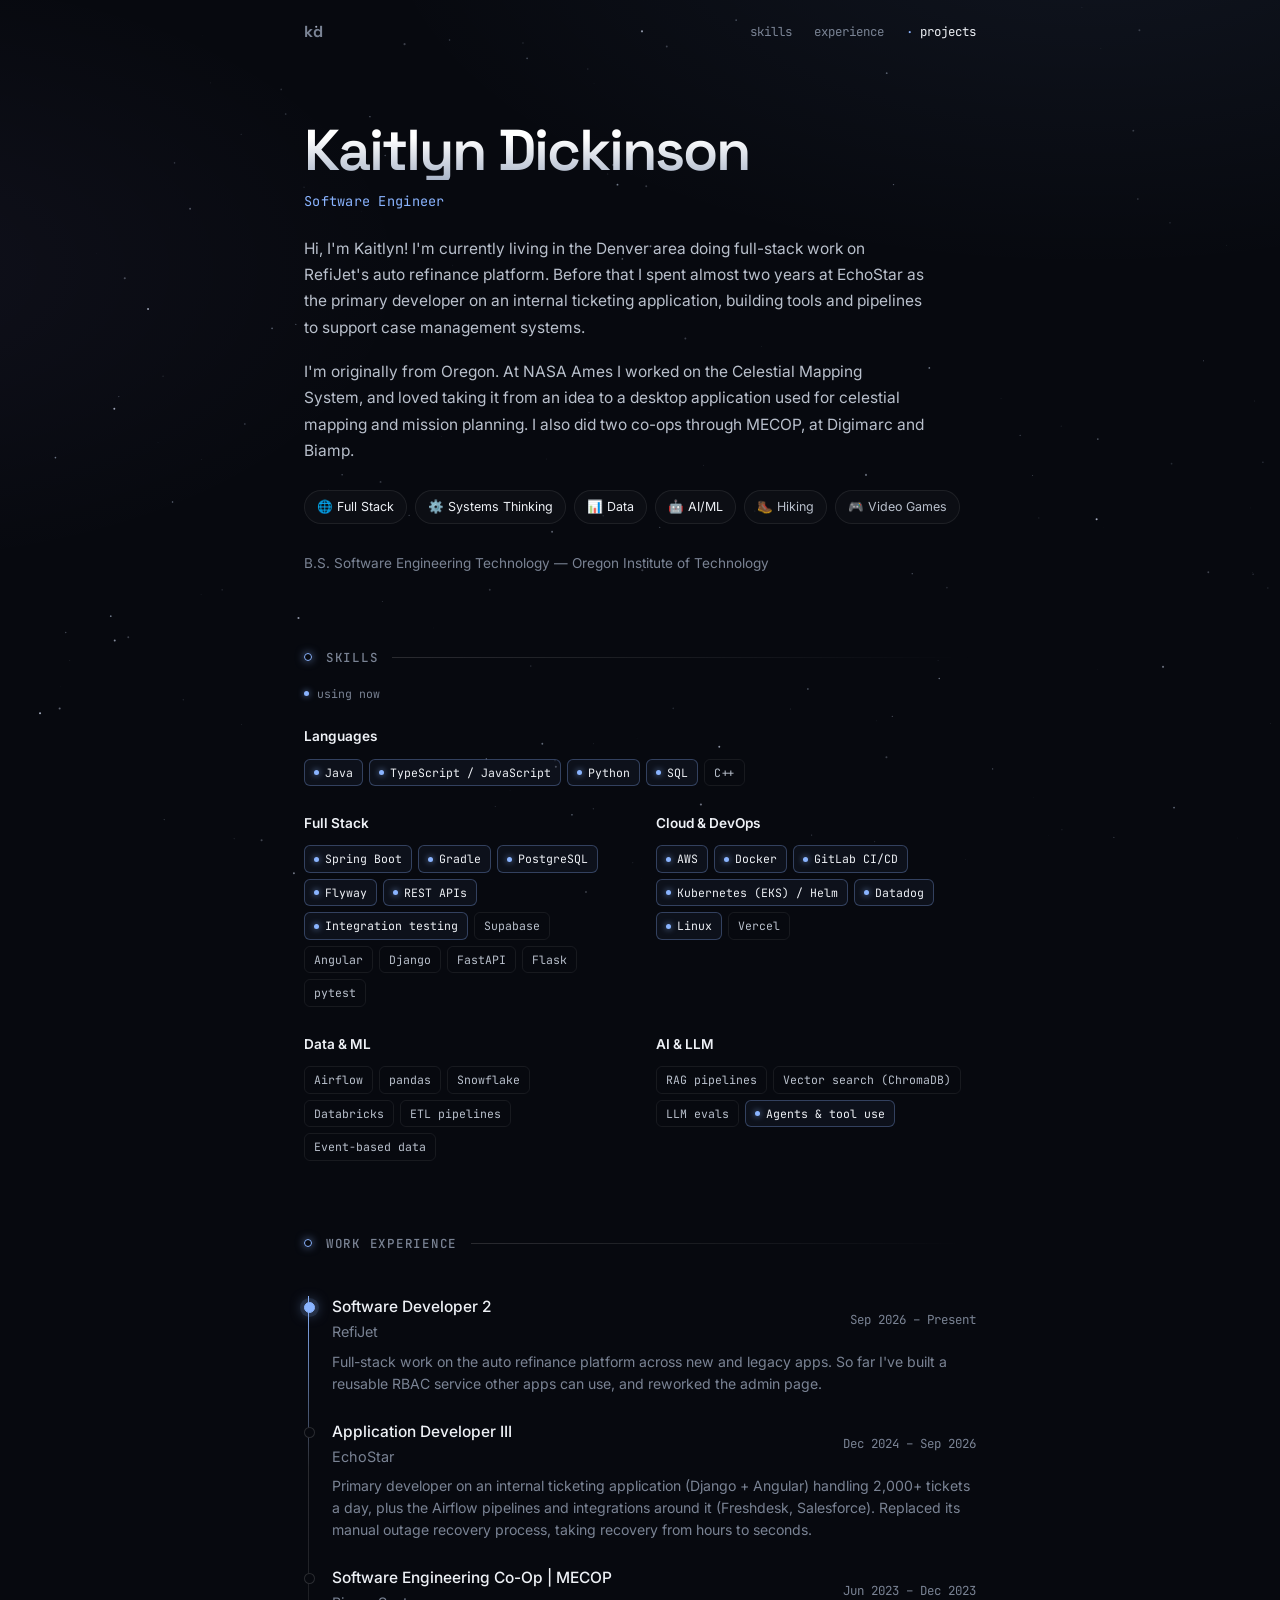
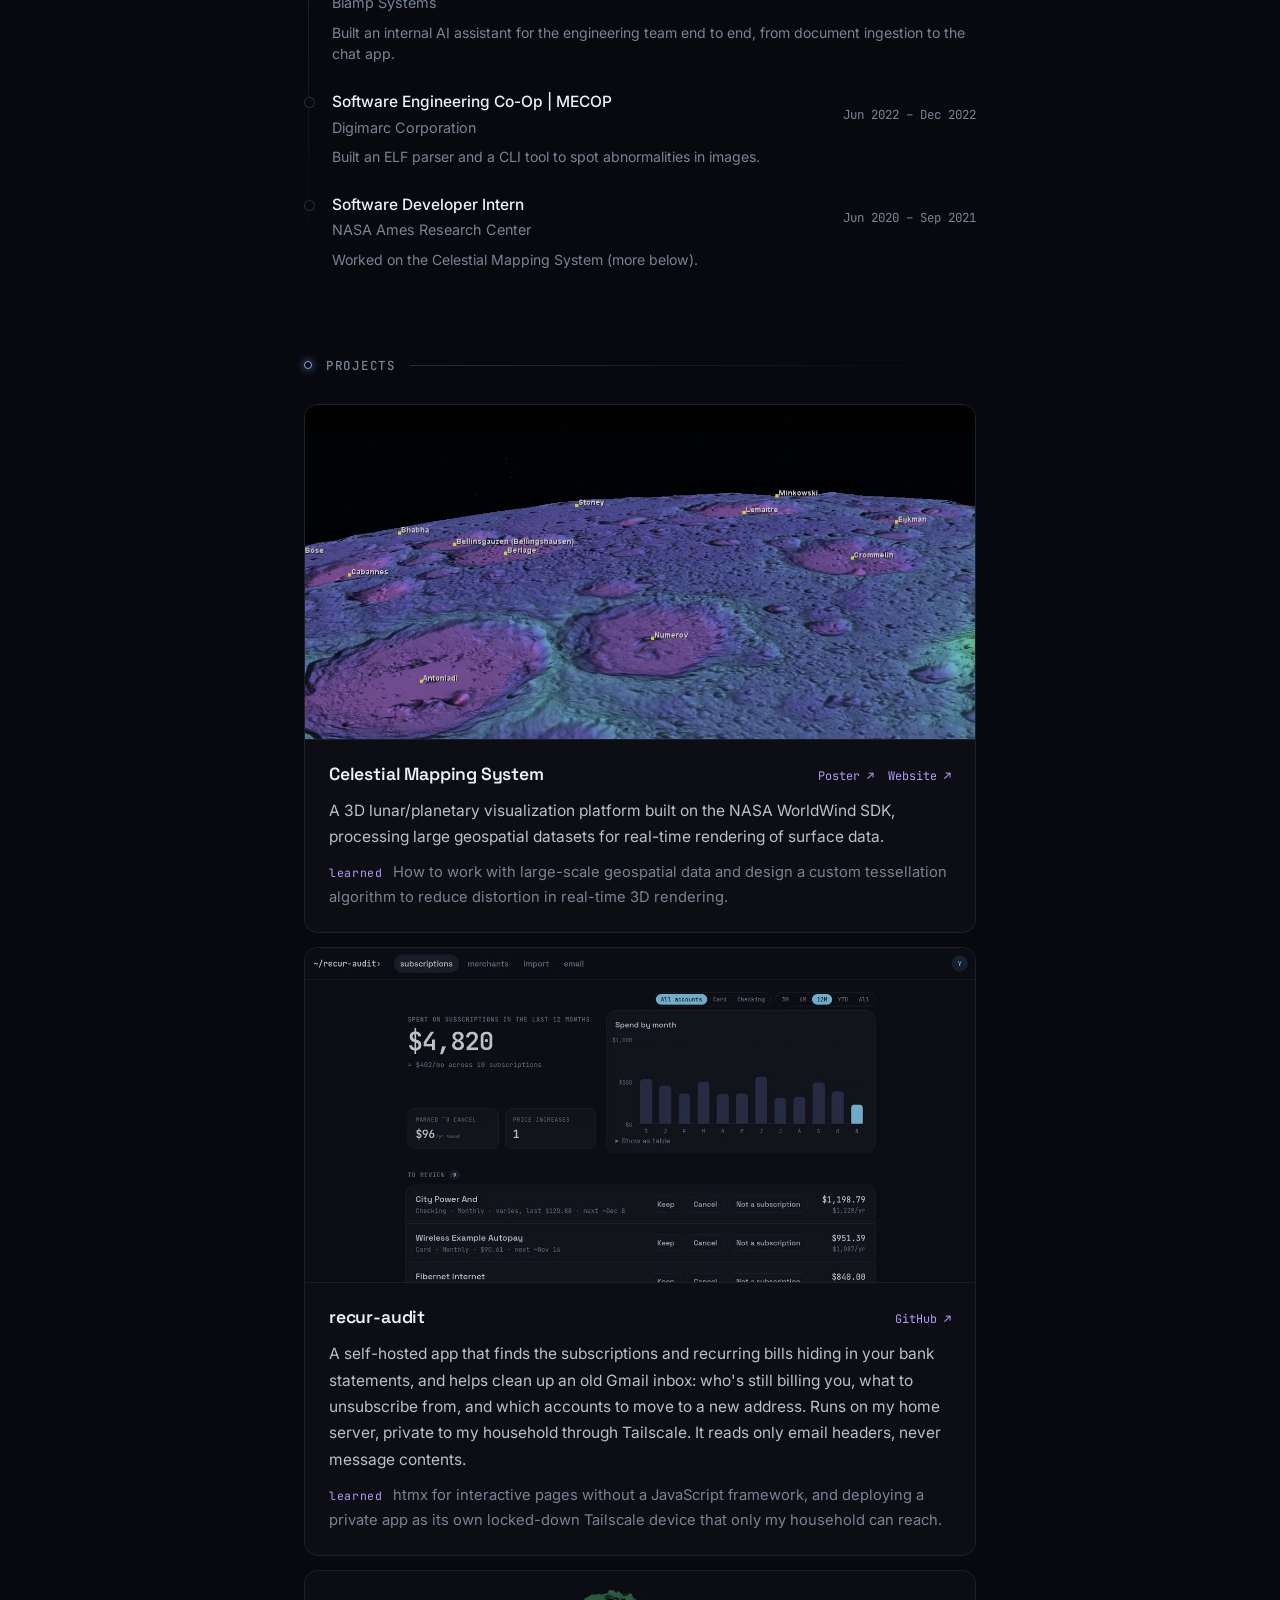
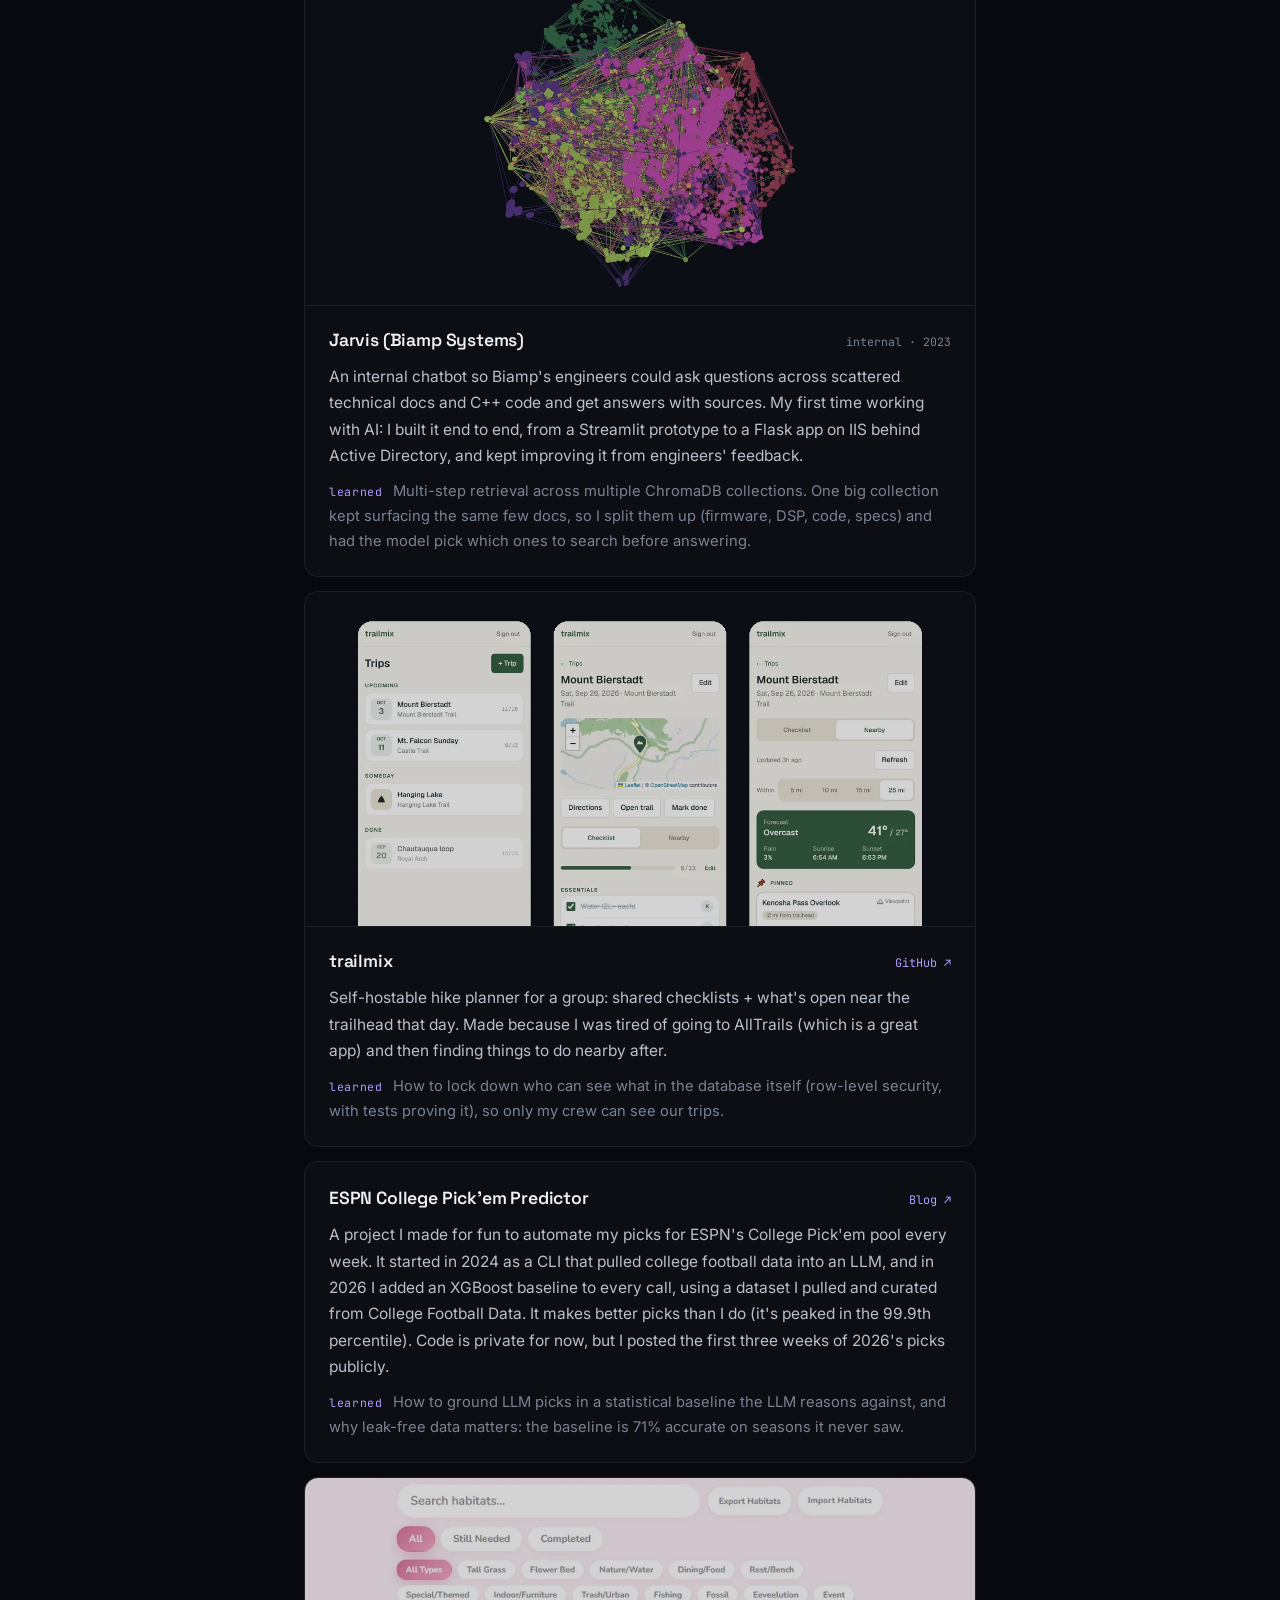
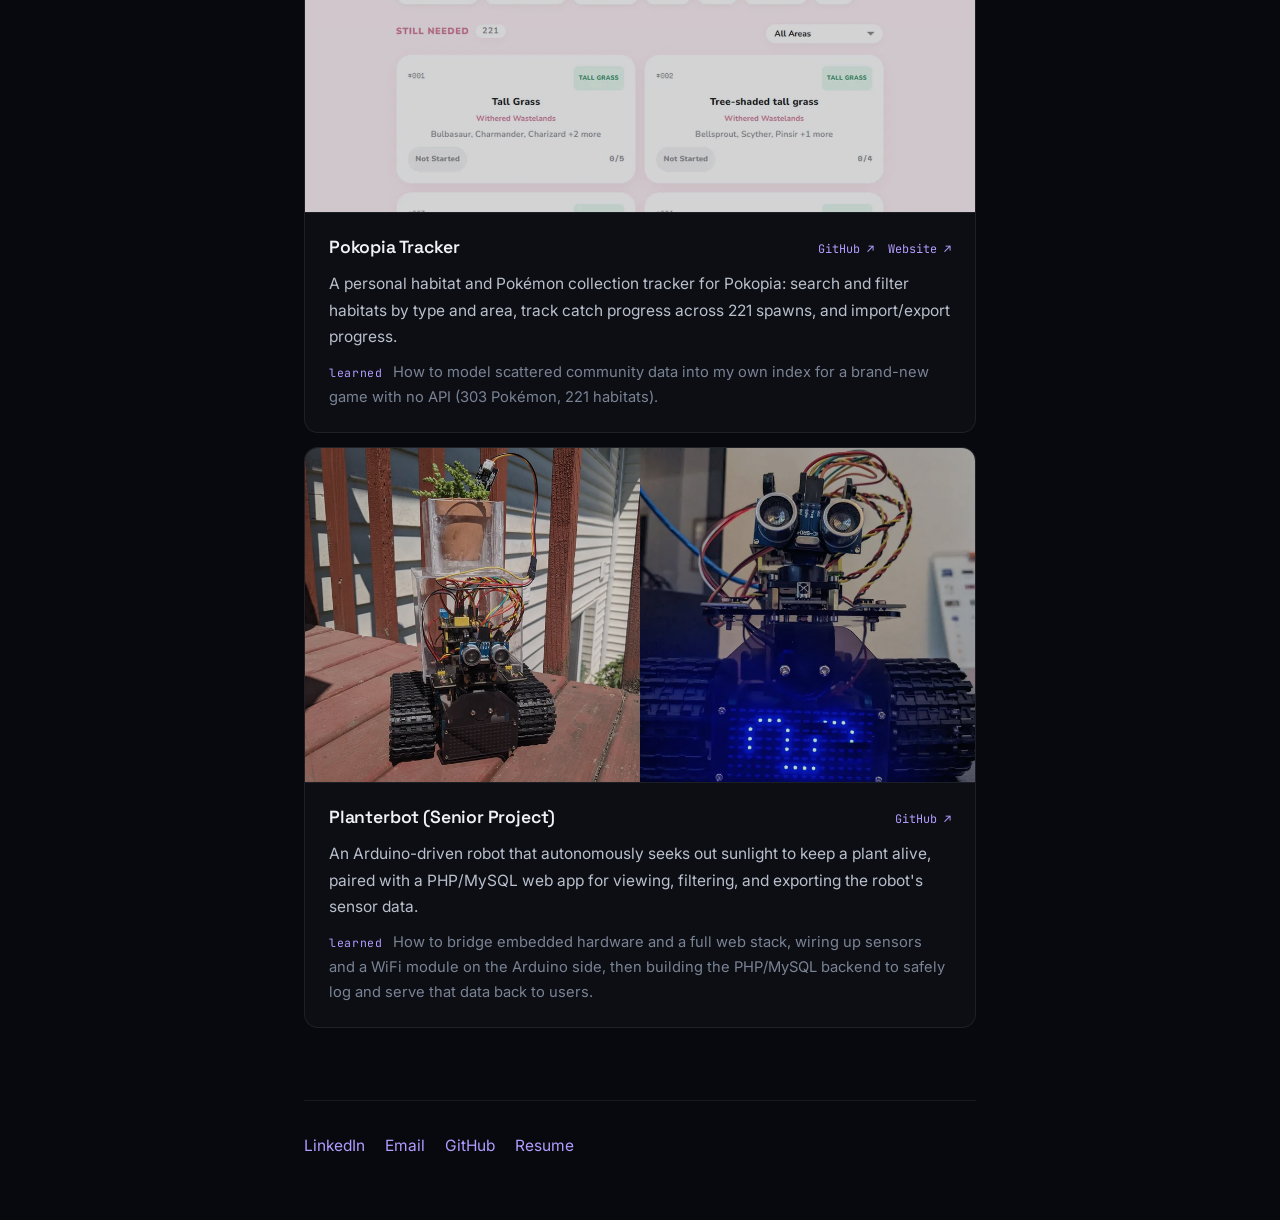
<file: index.html>
<!DOCTYPE html>
<html lang="en">

<head>
  <meta charset="UTF-8">
  <meta name="viewport" content="width=device-width, initial-scale=1.0">
  <title>Kaitlyn Dickinson</title>
  <link rel="icon"
    href="data:image/svg+xml,<svg xmlns=%22http://www.w3.org/2000/svg%22 viewBox=%220 0 100 100%22><text y=%22.9em%22 font-size=%2290%22>🌙</text></svg>">
  <meta name="description" content="Kaitlyn Dickinson — Full-stack software engineer in Denver.">
  <meta property="og:type" content="website">
  <meta property="og:url" content="https://kaitlyndickinson.github.io/">
  <meta property="og:title" content="Kaitlyn Dickinson">
  <meta property="og:description" content="Full-stack software engineer in Denver.">
  <meta property="og:image" content="https://kaitlyndickinson.github.io/img/og.jpg">
  <meta property="og:image:width" content="1200">
  <meta property="og:image:height" content="630">
  <meta name="twitter:card" content="summary_large_image">
  <link rel="preconnect" href="https://fonts.googleapis.com">
  <link rel="preconnect" href="https://fonts.gstatic.com" crossorigin>
  <link
    href="https://fonts.googleapis.com/css2?family=Inter:wght@400;500;600&family=JetBrains+Mono:wght@400;500&family=Space+Grotesk:wght@500;600;700&display=swap"
    rel="stylesheet">
  <link rel="stylesheet" href="styles.css?v=5">
  <script>document.documentElement.classList.add("js");</script>
</head>

<body>

  <canvas id="stars" aria-hidden="true"></canvas>
  <div class="scroll-progress" aria-hidden="true"></div>

  <nav class="site-nav">
    <a href="#top" class="nav-mark">kd</a>
    <div class="nav-links">
      <a href="#skills">skills</a>
      <a href="#experience">experience</a>
      <a href="#projects">projects</a>
    </div>
  </nav>

  <main id="top">

    <header class="hero">
      <div class="hero-top">
        <h1>Kaitlyn Dickinson</h1>
      </div>
      <p class="tagline role-line">Software Engineer</p>
      <p class="tagline">Hi, I'm Kaitlyn! I'm currently living in the Denver area doing full-stack work on RefiJet's
        auto refinance platform.
        Before that I spent almost two years at EchoStar as the primary developer on an internal ticketing application,
        building tools and pipelines to support case management systems.</p>
      <p class="tagline">I'm originally from Oregon. At NASA Ames I worked on the Celestial Mapping System, and loved
        taking it from an idea to a desktop application used for celestial mapping and mission planning. I also did two
        co-ops through MECOP, at Digimarc and Biamp.</p>
      <div class="bubbles">
        <span class="bubble bubble-domain">🌐 Full Stack</span>
        <span class="bubble bubble-domain">⚙️ Systems Thinking</span>
        <span class="bubble bubble-domain">📊 Data</span>
        <span class="bubble bubble-domain">🤖 AI/ML</span>
        <span class="bubble">🥾 Hiking</span>
        <span class="bubble">🎮 Video Games</span>
      </div>
      <p class="education">B.S. Software Engineering Technology — Oregon Institute of Technology</p>
    </header>

    <section id="skills" class="reveal">
      <h2><span class="label">skills</span></h2>
      <p class="skill-legend"><span class="legend-dot"></span>using now</p>
      <div class="skill-grid">
        <div class="skill-group skill-group--wide">
          <span class="skill-title">Languages</span>
          <div class="chips"><span class="now">Java</span><span class="now">TypeScript / JavaScript</span><span
              class="now">Python</span><span class="now">SQL</span><span>C++</span></div>
        </div>
        <div class="skill-group">
          <span class="skill-title">Full Stack</span>
          <div class="chips"><span class="now">Spring Boot</span><span class="now">Gradle</span><span
              class="now">PostgreSQL</span><span class="now">Flyway</span><span class="now">REST APIs</span><span
              class="now">Integration
              testing</span><span>Supabase</span><span>Angular</span><span>Django</span><span>FastAPI</span><span>Flask</span><span>pytest</span>
          </div>
        </div>
        <div class="skill-group">
          <span class="skill-title">Cloud & DevOps</span>
          <div class="chips"><span class="now">AWS</span><span class="now">Docker</span><span class="now">GitLab
              CI/CD</span><span class="now">Kubernetes (EKS) / Helm</span><span class="now">Datadog</span><span
              class="now">Linux</span><span>Vercel</span></div>
        </div>
        <div class="skill-group">
          <span class="skill-title">Data & ML</span>
          <div class="chips">
            <span>Airflow</span><span>pandas</span><span>Snowflake</span><span>Databricks</span><span>ETL
              pipelines</span><span>Event-based data</span>
          </div>
        </div>
        <div class="skill-group">
          <span class="skill-title">AI & LLM</span>
          <div class="chips"><span>RAG pipelines</span><span>Vector search (ChromaDB)</span><span>LLM
              evals</span><span class="now">Agents & tool use</span></div>
        </div>
      </div>
    </section>

    <section id="experience" class="reveal">
      <h2><span class="label">work experience</span></h2>
      <ul class="experience-list timeline">
        <li class="current">
          <span class="role">Software Developer 2</span>
          <span class="company">RefiJet</span>
          <span class="dates">Sep 2026 – Present</span>
          <p class="note">Full-stack work on the auto refinance platform across new and legacy apps. So far I've built a
            reusable RBAC service other apps can use, and reworked the admin page.</p>
        </li>
        <li>
          <span class="role">Application Developer III</span>
          <span class="company">EchoStar</span>
          <span class="dates">Dec 2024 – Sep 2026</span>
          <p class="note">Primary developer on an internal ticketing application (Django + Angular) handling 2,000+
            tickets a day, plus the Airflow pipelines and integrations around it (Freshdesk, Salesforce). Replaced its
            manual outage recovery process, taking recovery from hours to seconds.</p>
        </li>
        <li>
          <span class="role">Software Engineering Co-Op | MECOP</span>
          <span class="company">Biamp Systems</span>
          <span class="dates">Jun 2023 – Dec 2023</span>
          <p class="note">Built an internal AI assistant for the engineering team end to end, from document ingestion to
            the
            chat app.</p>
        </li>
        <li>
          <span class="role">Software Engineering Co-Op | MECOP</span>
          <span class="company">Digimarc Corporation</span>
          <span class="dates">Jun 2022 – Dec 2022</span>
          <p class="note">Built an ELF parser and a CLI tool to spot abnormalities in images.</p>
        </li>
        <li>
          <span class="role">Software Developer Intern</span>
          <span class="company">NASA Ames Research Center</span>
          <span class="dates">Jun 2020 – Sep 2021</span>
          <p class="note">Worked on the Celestial Mapping System (more below).</p>
        </li>
      </ul>
    </section>

    <section id="projects">
      <h2 class="reveal"><span class="label">projects</span></h2>

      <div class="project-list">
        <article class="project card reveal">
          <a class="project-shot" href="https://celestialmappingsystem.arc.nasa.gov/" target="_blank" rel="noopener"
            tabindex="-1" aria-hidden="true">
            <img src="img/projects/cms.webp" alt="" width="1262" height="631" loading="lazy">
          </a>
          <div class="project-head">
            <h3>Celestial Mapping System</h3>
            <div class="project-links">
              <a href="https://spacegrant.oregonstate.edu/sites/spacegrant.oregonstate.edu/files/c9-celestial-mapping-system.pdf"
                target="_blank" rel="noopener" class="project-link">Poster ↗</a>
              <a href="https://celestialmappingsystem.arc.nasa.gov/" target="_blank" rel="noopener"
                class="project-link">Website ↗</a>
            </div>
          </div>
          <p class="project-desc">A 3D lunar/planetary visualization platform built on the NASA WorldWind SDK,
            processing
            large geospatial datasets for real-time rendering of surface data.</p>
          <p class="learning"><span class="label">learned</span> How to work with large-scale geospatial data and design
            a
            custom tessellation algorithm to reduce distortion in real-time 3D rendering.</p>
        </article>

        <article class="project card reveal">
          <a class="project-shot" href="https://github.com/kaitlyndickinson/recur-audit" target="_blank" rel="noopener"
            tabindex="-1" aria-hidden="true">
            <img src="img/projects/recur-audit.webp" alt="" width="1280" height="640" loading="lazy">
          </a>
          <div class="project-head">
            <h3>recur-audit</h3>
            <div class="project-links">
              <a href="https://github.com/kaitlyndickinson/recur-audit" target="_blank" rel="noopener"
                class="project-link">GitHub ↗</a>
            </div>
          </div>
          <p class="project-desc">A self-hosted app that finds the subscriptions and recurring bills hiding in your bank
            statements, and helps clean up an old Gmail inbox: who's still billing you, what to unsubscribe from, and
            which accounts to move to a new address. Runs on my home server, private to my household through Tailscale.
            It reads only email headers, never message contents.</p>
          <p class="learning"><span class="label">learned</span> htmx for interactive pages without a JavaScript
            framework, and deploying a private app as its own locked-down Tailscale device that only my household can
            reach.</p>
        </article>

        <article class="project card reveal">
          <div class="project-shot" aria-hidden="true">
            <img src="img/projects/jarvis.webp" alt="" width="1280" height="640" loading="lazy">
          </div>
          <div class="project-head">
            <h3>Jarvis (Biamp Systems)</h3>
            <div class="project-links">
              <span class="project-tag">internal · 2023</span>
            </div>
          </div>
          <p class="project-desc">An internal chatbot so Biamp's engineers could ask questions across scattered
            technical docs and C++ code and get answers with sources. My first time working with AI: I built it end to
            end, from a Streamlit prototype to a Flask app on IIS behind Active Directory, and kept improving it from
            engineers' feedback.</p>
          <p class="learning"><span class="label">learned</span> Multi-step retrieval across multiple ChromaDB
            collections. One big collection kept surfacing the same few docs, so I split them up (firmware, DSP, code,
            specs) and had the model pick which ones to search before answering.</p>
        </article>

        <article class="project card reveal">
          <a class="project-shot" href="https://github.com/kaitlyndickinson/trailmix" target="_blank" rel="noopener"
            tabindex="-1" aria-hidden="true">
            <img src="img/projects/trailmix.webp" alt="" width="1280" height="640" loading="lazy">
          </a>
          <div class="project-head">
            <h3>trailmix</h3>
            <div class="project-links">
              <a href="https://github.com/kaitlyndickinson/trailmix" target="_blank" rel="noopener"
                class="project-link">GitHub ↗</a>
            </div>
          </div>
          <p class="project-desc">Self-hostable hike planner for a group: shared checklists + what's open near the
            trailhead that day. Made because I was tired of going to AllTrails (which is a great app) and then finding
            things to do nearby after.</p>
          <p class="learning"><span class="label">learned</span> How to lock down who can see what in the database
            itself (row-level security, with tests proving it), so only my crew can see our trips.</p>
        </article>

        <article class="project card reveal">
          <div class="project-head">
            <h3>ESPN College Pick'em Predictor</h3>
            <div class="project-links">
              <a href="blog.html" class="project-link">Blog ↗</a>
            </div>
          </div>
          <p class="project-desc">A project I made for fun to automate my picks for ESPN's College Pick'em
            pool every week. It started in 2024 as a CLI that pulled college football data into an LLM, and in 2026 I
            added an XGBoost baseline to every call, using a dataset I pulled and curated from College Football
            Data. It makes better picks than I do (it's peaked in the 99.9th
            percentile). Code is private for now, but I posted the first three weeks of 2026's picks publicly.</p>
          <p class="learning"><span class="label">learned</span> How to ground LLM picks in a statistical baseline the
            LLM reasons against, and why leak-free data matters: the baseline is 71% accurate on seasons it never
            saw.</p>
        </article>

        <article class="project card reveal">
          <a class="project-shot" href="https://pokopia-tracker-tau.vercel.app/" target="_blank" rel="noopener"
            tabindex="-1" aria-hidden="true">
            <img src="img/projects/pokopia.webp" alt="" width="1280" height="640" loading="lazy">
          </a>
          <div class="project-head">
            <h3>Pokopia Tracker</h3>
            <div class="project-links">
              <a href="https://github.com/kaitlyndickinson/pokopia-tracker" target="_blank" rel="noopener"
                class="project-link">GitHub ↗</a>
              <a href="https://pokopia-tracker-tau.vercel.app/" target="_blank" rel="noopener"
                class="project-link">Website ↗</a>
            </div>
          </div>
          <p class="project-desc">A personal habitat and Pokémon collection tracker for Pokopia: search and filter
            habitats by type and area, track catch progress across 221 spawns, and import/export progress.</p>
          <p class="learning"><span class="label">learned</span> How to model scattered community data into my own
            index for a brand-new game with no API (303 Pokémon, 221 habitats).</p>
        </article>

        <article class="project card reveal">
          <a class="project-shot" href="https://github.com/kaitlyndickinson/PlanterBot" target="_blank" rel="noopener"
            tabindex="-1" aria-hidden="true">
            <img src="img/projects/planterbot.webp" alt="" width="1280" height="640" loading="lazy">
          </a>
          <div class="project-head">
            <h3>Planterbot (Senior Project)</h3>
            <div class="project-links">
              <a href="https://github.com/kaitlyndickinson/PlanterBot" target="_blank" rel="noopener"
                class="project-link">GitHub ↗</a>
            </div>
          </div>
          <p class="project-desc">An Arduino-driven robot that autonomously seeks out sunlight to keep a plant alive,
            paired with a PHP/MySQL web app for viewing, filtering, and exporting the robot's sensor data.</p>
          <p class="learning"><span class="label">learned</span> How to bridge embedded hardware and a full web stack,
            wiring up sensors and a WiFi module on the Arduino side, then building the PHP/MySQL backend to safely log
            and
            serve that data back to users.</p>
        </article>

      </div>
    </section>

    <footer class="reveal">
      <div class="links">
        <a href="https://linkedin.com/in/kaitlyndickinson" target="_blank" rel="noopener">LinkedIn</a>
        <a href="mailto:kaitlynjd.w@gmail.com" class="copy-email" data-email="kaitlynjd.w@gmail.com">Email</a>
        <a href="https://github.com/kaitlyndickinson" target="_blank" rel="noopener">GitHub</a>
        <a href="resume.pdf" target="_blank" rel="noopener">Resume</a>
      </div>
    </footer>

  </main>

  <div class="toast" role="status" aria-live="polite"></div>
  <script src="script.js?v=3"></script>

</body>

</html>
</file>
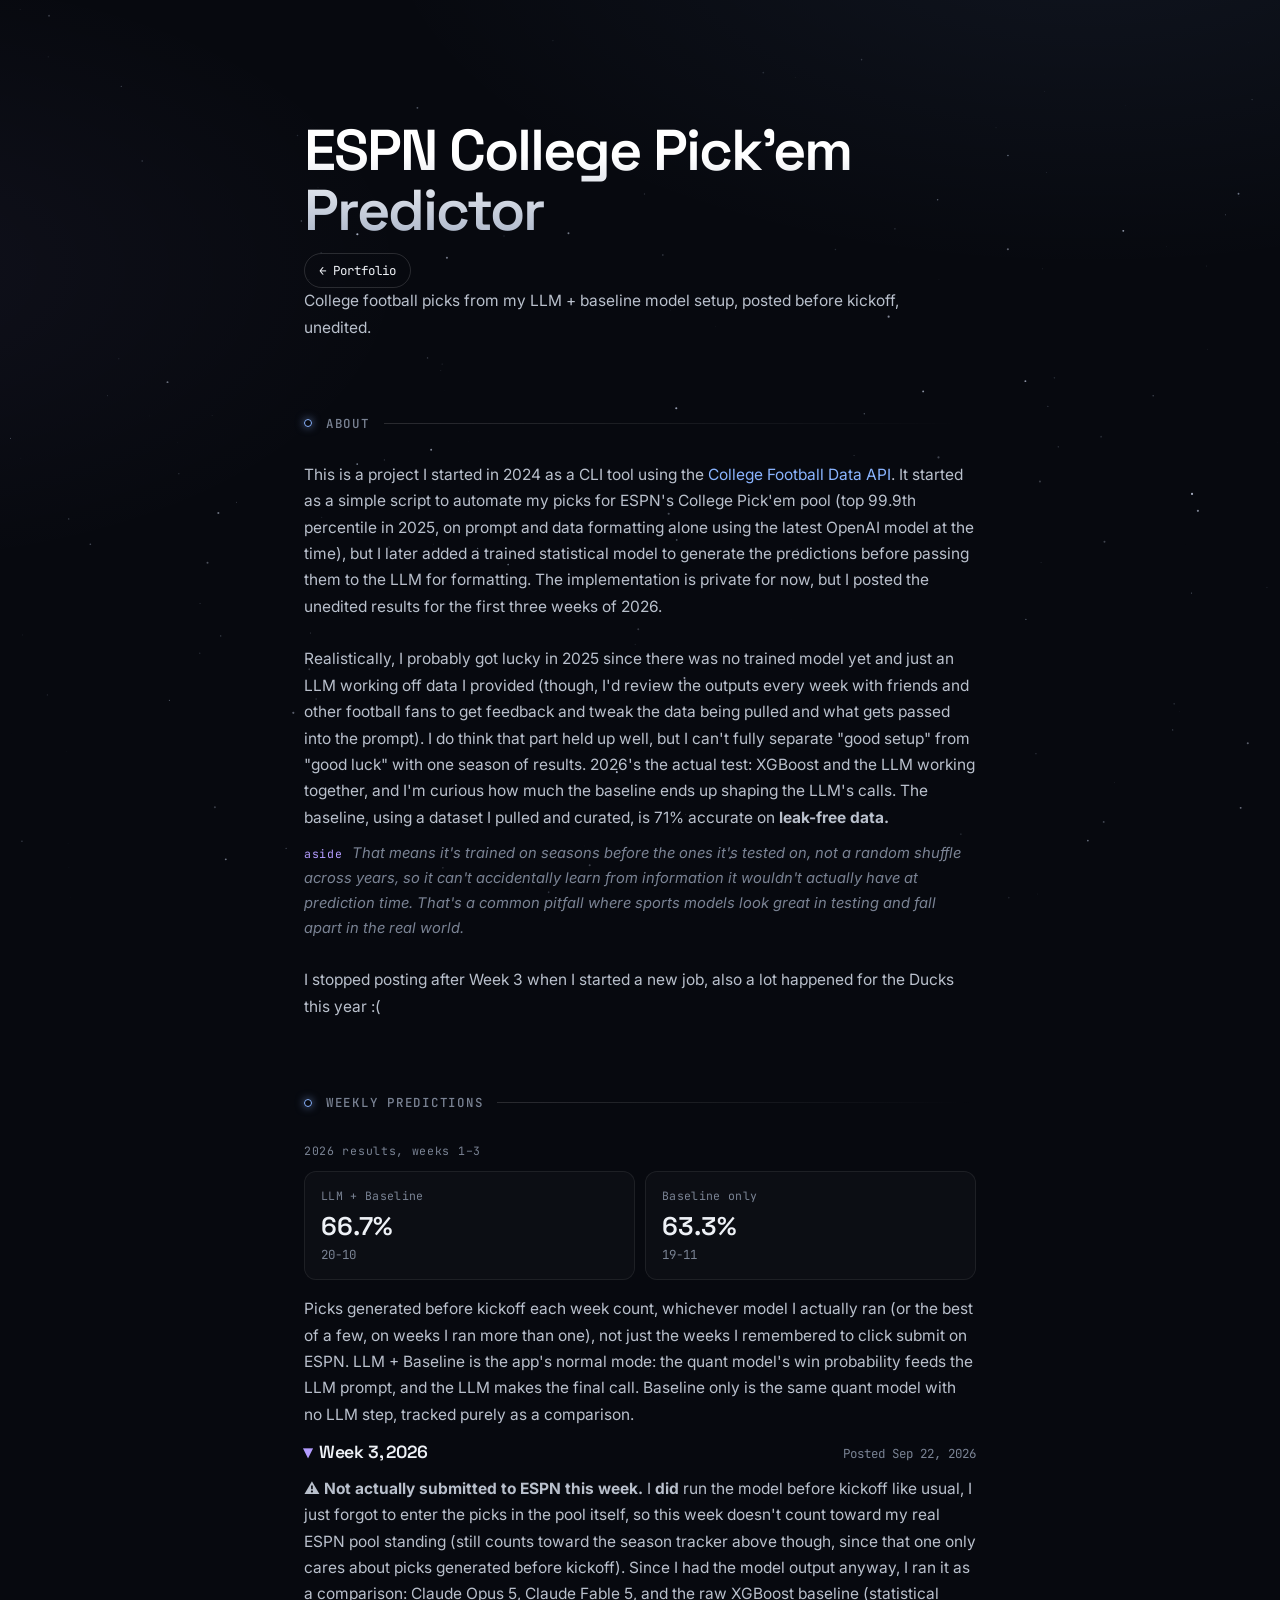
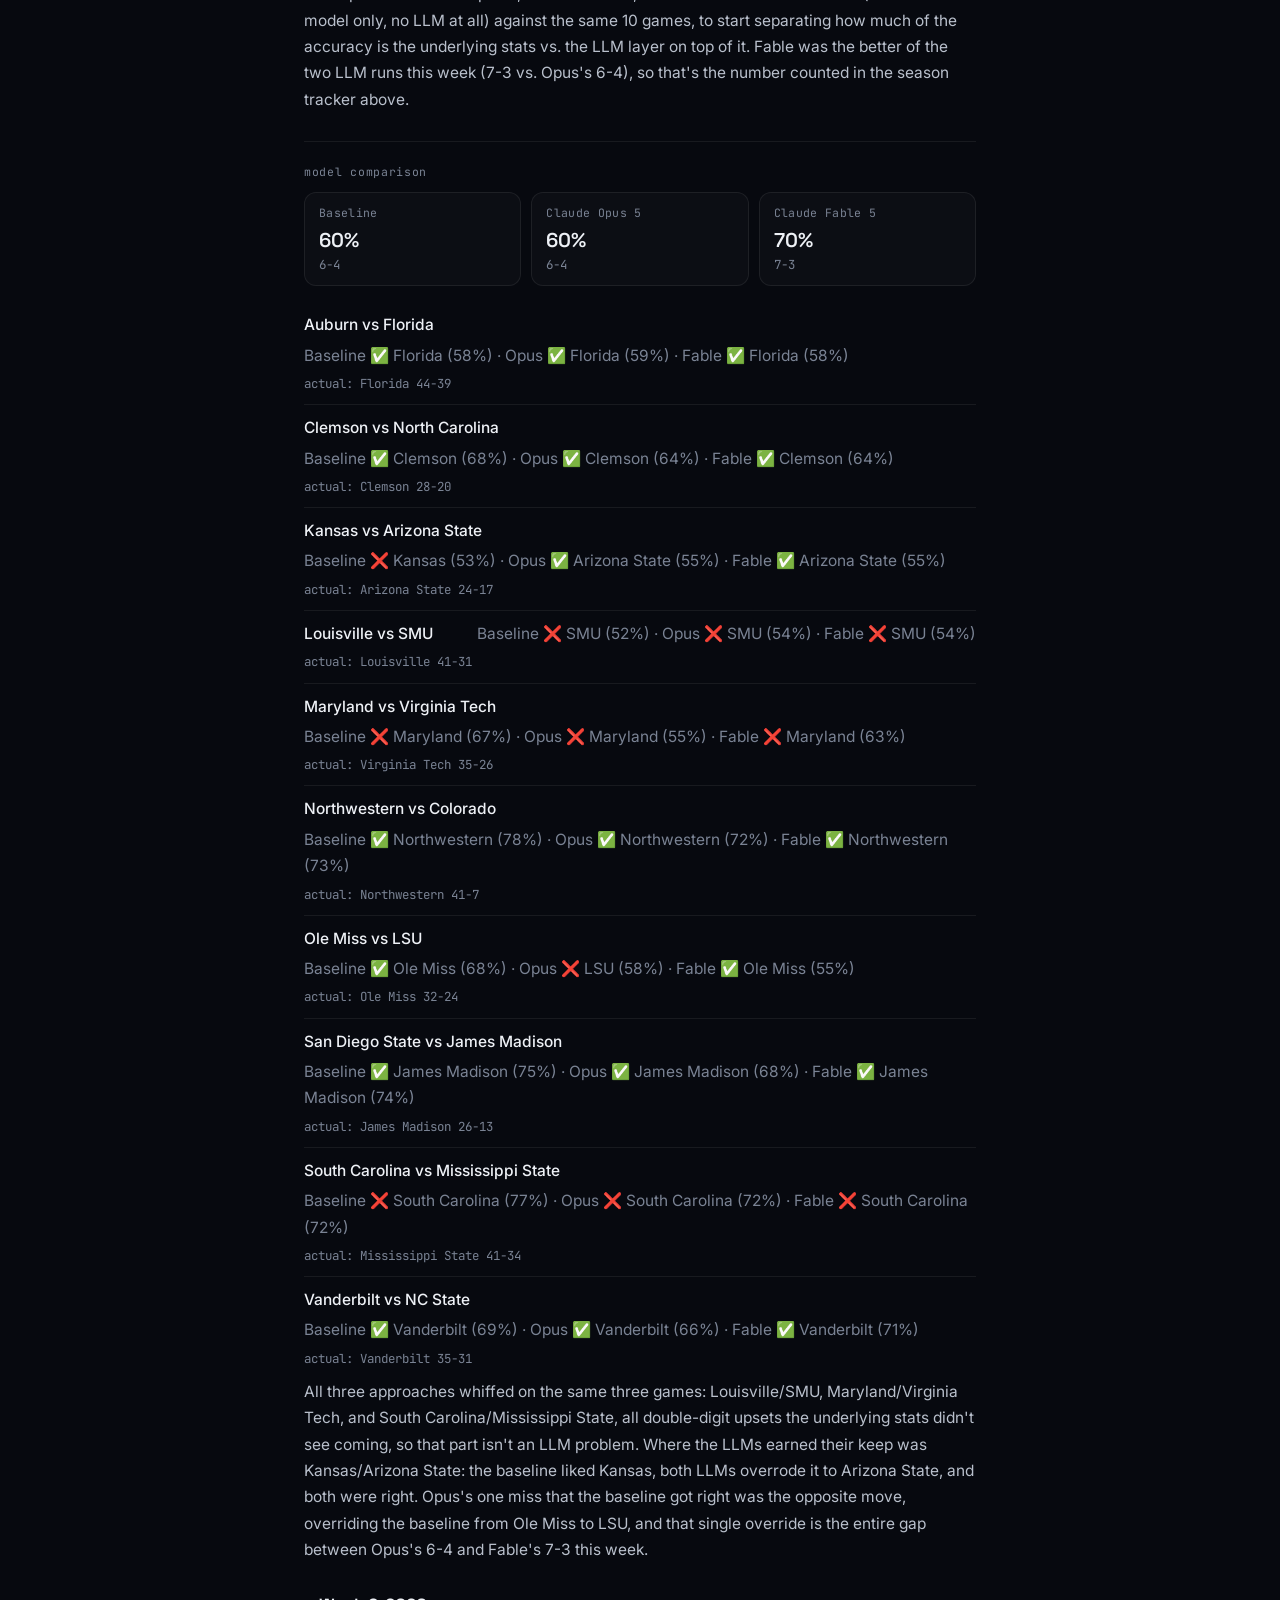
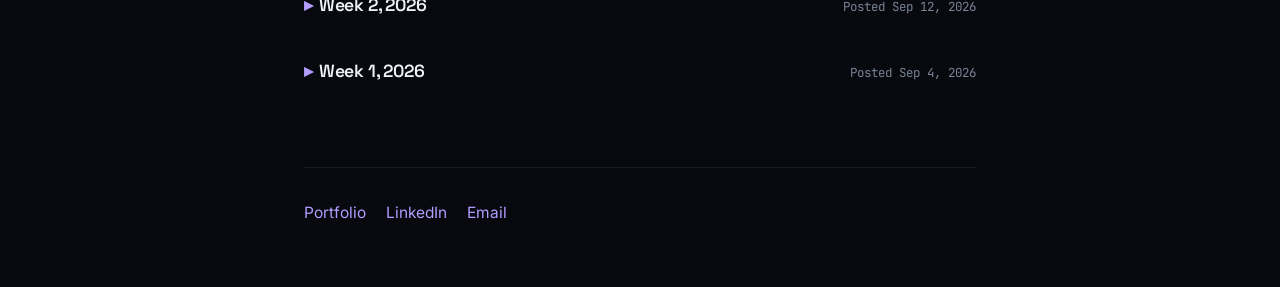
<file: blog.html>
<!DOCTYPE html>
<html lang="en">

<head>
  <meta charset="UTF-8">
  <meta name="viewport" content="width=device-width, initial-scale=1.0">
  <title>ESPN College Pick'em Predictor Blog | Kaitlyn Dickinson</title>
  <link rel="icon" href="data:image/svg+xml,<svg xmlns=%22http://www.w3.org/2000/svg%22 viewBox=%220 0 100 100%22><text y=%22.9em%22 font-size=%2290%22>🌙</text></svg>">
  <link rel="preconnect" href="https://fonts.googleapis.com">
  <link rel="preconnect" href="https://fonts.gstatic.com" crossorigin>
  <link href="https://fonts.googleapis.com/css2?family=Inter:wght@400;500;600&family=JetBrains+Mono:wght@400;500&family=Space+Grotesk:wght@500;600;700&display=swap" rel="stylesheet">
  <link rel="stylesheet" href="styles.css?v=5">
</head>

<body>

  <canvas id="stars" aria-hidden="true"></canvas>
  <div class="scroll-progress" aria-hidden="true"></div>

  <main>

    <header class="hero">
      <div class="hero-top">
        <h1>ESPN College Pick'em Predictor</h1>
        <div class="hero-actions">
          <a href="index.html" class="resume-btn">← Portfolio</a>
        </div>
      </div>
      <p class="tagline">College football picks from my LLM + baseline model setup, posted before kickoff, unedited.</p>
    </header>

        <section>
      <h2><span class="label">about</span></h2>
      <p class="project-desc">This is a project I started in 2024 as a CLI tool using the <a
          href="https://api.collegefootballdata.com/getting-started" target="_blank" rel="noopener">College Football
          Data API</a>.
        It started as a simple script to automate my picks for ESPN's College Pick'em pool (top 99.9th
        percentile in 2025, on prompt and data formatting alone using the latest OpenAI model at the time), but I
        later added a trained statistical model to generate the predictions before
        passing them to the LLM for formatting.
        The implementation is private for now, but I posted the unedited results for the first three weeks of 2026.<br><br>

        Realistically, I probably got lucky in 2025 since there was no trained model yet and just an LLM working off data I provided (though, I'd review the outputs every week with friends and other football fans to get feedback and tweak the data being pulled and what gets passed into the prompt). I do think
        that part held up well, but I can't fully separate "good setup" from "good luck" with one season of results. 2026's the actual test: XGBoost and the LLM working together, and I'm curious how much the baseline ends up shaping the LLM's calls. The baseline, using a dataset I pulled and curated, is 71% accurate on <b>leak-free data.</b></p>

      <p class="learning"><span class="label">aside</span> <em>That means it's trained on seasons before
        the ones it's tested on, not a random shuffle across years, so it can't accidentally learn from
        information it wouldn't actually have at prediction time. That's a common pitfall where sports
        models look great in testing and fall apart in the real world.</em></p><br>

      <p class="project-desc">I stopped posting after Week 3 when I started a new job, also a lot happened for the Ducks this year :(</p>
    </section>

    <section id="posts">
      <h2><span class="label">weekly predictions</span></h2>

      <p class="label subhead">2026 results, weeks 1–3</p>
      <div class="stat-row">
        <div class="stat-tile">
          <span class="stat-label">LLM + Baseline</span>
          <span class="stat-value">66.7%</span>
          <span class="stat-record">20-10</span>
        </div>
        <div class="stat-tile">
          <span class="stat-label">Baseline only</span>
          <span class="stat-value">63.3%</span>
          <span class="stat-record">19-11</span>
        </div>
      </div>
      <p class="project-desc">Picks generated before kickoff each week count, whichever model I actually
        ran (or the best of a few, on weeks I ran more than one), not just the weeks I remembered to click
        submit on ESPN. LLM + Baseline is the app's normal mode: the quant model's win probability feeds
        the LLM prompt, and the LLM makes the final call. Baseline only is the same quant model with no
        LLM step, tracked purely as a comparison.</p>

      <details class="project" open>
        <summary class="project-head week-summary">
          <h3><span class="chevron">▸</span>Week 3, 2026</h3>
          <span class="dates">Posted Sep 22, 2026</span>
        </summary>
        <p class="project-desc"><strong>⚠️ Not actually submitted to ESPN this week.</strong> I
          <strong>did</strong> run the model before kickoff like usual, I just forgot to enter the picks
          in the pool itself, so this week doesn't count toward my real ESPN pool standing (still counts
          toward the season tracker above though, since that one only cares about picks generated before
          kickoff). Since I had the model output anyway, I ran it as a comparison: Claude Opus 5, Claude
          Fable 5, and the raw XGBoost baseline (statistical model only, no LLM at all) against the same
          10 games, to start separating how much of the accuracy is the underlying stats vs. the LLM layer
          on top of it. Fable was the better of the two LLM runs this week (7-3 vs. Opus's 6-4), so that's
          the number counted in the season tracker above.</p>

        <p class="label subhead">model comparison</p>
        <div class="stat-row stat-row--compact">
          <div class="stat-tile">
            <span class="stat-label">Baseline</span>
            <span class="stat-value">60%</span>
            <span class="stat-record">6-4</span>
          </div>
          <div class="stat-tile">
            <span class="stat-label">Claude Opus 5</span>
            <span class="stat-value">60%</span>
            <span class="stat-record">6-4</span>
          </div>
          <div class="stat-tile">
            <span class="stat-label">Claude Fable 5</span>
            <span class="stat-value">70%</span>
            <span class="stat-record">7-3</span>
          </div>
        </div>

        <ul class="experience-list">
          <li>
            <span class="role">Auburn vs Florida</span>
            <span class="company">Baseline ✅ Florida (58%) · Opus ✅ Florida (59%) · Fable ✅ Florida (58%)</span>
            <span class="dates">actual: Florida 44-39</span>
          </li>
          <li>
            <span class="role">Clemson vs North Carolina</span>
            <span class="company">Baseline ✅ Clemson (68%) · Opus ✅ Clemson (64%) · Fable ✅ Clemson (64%)</span>
            <span class="dates">actual: Clemson 28-20</span>
          </li>
          <li>
            <span class="role">Kansas vs Arizona State</span>
            <span class="company">Baseline ❌ Kansas (53%) · Opus ✅ Arizona State (55%) · Fable ✅ Arizona State (55%)</span>
            <span class="dates">actual: Arizona State 24-17</span>
          </li>
          <li>
            <span class="role">Louisville vs SMU</span>
            <span class="company">Baseline ❌ SMU (52%) · Opus ❌ SMU (54%) · Fable ❌ SMU (54%)</span>
            <span class="dates">actual: Louisville 41-31</span>
          </li>
          <li>
            <span class="role">Maryland vs Virginia Tech</span>
            <span class="company">Baseline ❌ Maryland (67%) · Opus ❌ Maryland (55%) · Fable ❌ Maryland (63%)</span>
            <span class="dates">actual: Virginia Tech 35-26</span>
          </li>
          <li>
            <span class="role">Northwestern vs Colorado</span>
            <span class="company">Baseline ✅ Northwestern (78%) · Opus ✅ Northwestern (72%) · Fable ✅ Northwestern (73%)</span>
            <span class="dates">actual: Northwestern 41-7</span>
          </li>
          <li>
            <span class="role">Ole Miss vs LSU</span>
            <span class="company">Baseline ✅ Ole Miss (68%) · Opus ❌ LSU (58%) · Fable ✅ Ole Miss (55%)</span>
            <span class="dates">actual: Ole Miss 32-24</span>
          </li>
          <li>
            <span class="role">San Diego State vs James Madison</span>
            <span class="company">Baseline ✅ James Madison (75%) · Opus ✅ James Madison (68%) · Fable ✅ James Madison (74%)</span>
            <span class="dates">actual: James Madison 26-13</span>
          </li>
          <li>
            <span class="role">South Carolina vs Mississippi State</span>
            <span class="company">Baseline ❌ South Carolina (77%) · Opus ❌ South Carolina (72%) · Fable ❌ South Carolina (72%)</span>
            <span class="dates">actual: Mississippi State 41-34</span>
          </li>
          <li>
            <span class="role">Vanderbilt vs NC State</span>
            <span class="company">Baseline ✅ Vanderbilt (69%) · Opus ✅ Vanderbilt (66%) · Fable ✅ Vanderbilt (71%)</span>
            <span class="dates">actual: Vanderbilt 35-31</span>
          </li>
        </ul>

        <p class="project-desc">All three approaches whiffed on the same three games: Louisville/SMU,
          Maryland/Virginia Tech, and South Carolina/Mississippi State, all double-digit upsets the
          underlying stats didn't see coming, so that part isn't an LLM problem. Where the LLMs earned
          their keep was Kansas/Arizona State: the baseline liked Kansas, both LLMs overrode it to Arizona
          State, and both were right. Opus's one miss that the baseline got right was the opposite move,
          overriding the baseline from Ole Miss to LSU, and that single override is the entire gap between
          Opus's 6-4 and Fable's 7-3 this week.</p>
      </details>

      <details class="project">
        <summary class="project-head week-summary">
          <h3><span class="chevron">▸</span>Week 2, 2026</h3>
          <span class="dates">Posted Sep 12, 2026</span>
        </summary>
        <p class="project-desc"><strong>Model used: Claude Opus 5.</strong> Army vs South Florida was
          repicked with Claude Sonnet 5 after Opus returned no usable response for that one game, noting
          it here since it's the odd one out. Confidence tops out at 74% (Pittsburgh over UCF); the two
          picks that went against what the underlying stats model favored were Oklahoma over Michigan and
          Army over South Florida.</p>

        <p class="label subhead">picks</p>
        <ul class="experience-list">
          <li>
            <span class="role">Air Force vs North Dakota State</span>
            <span class="company">North Dakota State over Air Force, 24-21</span>
            <span class="dates">53% confidence</span>
          </li>
          <li>
            <span class="role">Army vs South Florida</span>
            <span class="company">Army over South Florida, 27-24</span>
            <span class="dates">53% confidence</span>
          </li>
          <li>
            <span class="role">Boise State vs Memphis</span>
            <span class="company">Boise State over Memphis, 31-27</span>
            <span class="dates">60% confidence</span>
          </li>
          <li>
            <span class="role">Illinois vs Duke</span>
            <span class="company">Illinois over Duke, 27-23</span>
            <span class="dates">61% confidence</span>
          </li>
          <li>
            <span class="role">Michigan vs Oklahoma</span>
            <span class="company">Oklahoma over Michigan, 27-20</span>
            <span class="dates">62% confidence</span>
          </li>
          <li>
            <span class="role">Minnesota vs Mississippi State</span>
            <span class="company">Mississippi State over Minnesota, 30-27</span>
            <span class="dates">54% confidence</span>
          </li>
          <li>
            <span class="role">Pittsburgh vs UCF</span>
            <span class="company">Pittsburgh over UCF, 34-27</span>
            <span class="dates">74% confidence</span>
          </li>
          <li>
            <span class="role">Purdue vs Wake Forest</span>
            <span class="company">Wake Forest over Purdue, 27-24</span>
            <span class="dates">55% confidence</span>
          </li>
          <li>
            <span class="role">Syracuse vs California</span>
            <span class="company">Syracuse over California, 31-24</span>
            <span class="dates">72% confidence</span>
          </li>
          <li>
            <span class="role">Texas vs Ohio State</span>
            <span class="company">Texas over Ohio State, 27-24</span>
            <span class="dates">53% confidence</span>
          </li>
        </ul>

        <p class="label subhead">results: 6-4, updated Sep 22, 2026</p>
        <p class="project-desc">Misses actually ran hotter on confidence than the hits this week (62%
          average vs. 58%), small sample, but a reminder that confidence didn't track accuracy well
          this week.</p>

        <ul class="experience-list">
          <li>
            <span class="role">Air Force vs North Dakota State</span>
            <span class="company">✅ North Dakota State won, 38-32</span>
            <span class="dates">picked 24-21</span>
          </li>
          <li>
            <span class="role">Army vs South Florida</span>
            <span class="company">❌ South Florida won, 28-24</span>
            <span class="dates">picked Army, 27-24</span>
          </li>
          <li>
            <span class="role">Boise State vs Memphis</span>
            <span class="company">✅ Boise State won, 38-20</span>
            <span class="dates">picked 31-27</span>
          </li>
          <li>
            <span class="role">Illinois vs Duke</span>
            <span class="company">❌ Duke won, 31-27</span>
            <span class="dates">picked Illinois, 27-23</span>
          </li>
          <li>
            <span class="role">Michigan vs Oklahoma</span>
            <span class="company">❌ Michigan won, 17-10</span>
            <span class="dates">picked Oklahoma, 27-20</span>
          </li>
          <li>
            <span class="role">Minnesota vs Mississippi State</span>
            <span class="company">✅ Mississippi State won, 38-13</span>
            <span class="dates">picked 30-27</span>
          </li>
          <li>
            <span class="role">Pittsburgh vs UCF</span>
            <span class="company">✅ Pittsburgh won, 12-7</span>
            <span class="dates">picked 34-27</span>
          </li>
          <li>
            <span class="role">Purdue vs Wake Forest</span>
            <span class="company">✅ Wake Forest won, 38-36</span>
            <span class="dates">picked 27-24</span>
          </li>
          <li>
            <span class="role">Syracuse vs California</span>
            <span class="company">❌ California won, 21-18</span>
            <span class="dates">picked Syracuse, 31-24</span>
          </li>
          <li>
            <span class="role">Texas vs Ohio State</span>
            <span class="company">✅ Texas won, 24-23</span>
            <span class="dates">picked 27-24</span>
          </li>
        </ul>
      </details>

      <details class="project">
        <summary class="project-head week-summary">
          <h3><span class="chevron">▸</span>Week 1, 2026</h3>
          <span class="dates">Posted Sep 4, 2026</span>
        </summary>
        <p class="project-desc"><strong>Model used: Claude Fable 5.</strong> No 2026 games in the books yet for anyone, so these lean entirely on preseason signal: SP+, returning production, and last year's form rather than anything from this season. Confidence tops out at 72% (Ole Miss over Louisville); the only non-favorite the AI picked this week (from the ESPN College Pick'em pool) was Florida State over SMU (39% picked Florida State).</p>

        <p class="label subhead">picks</p>
        <ul class="experience-list">
          <li>
            <span class="role">Duke vs Tulane</span>
            <span class="company">Duke over Tulane, 31-23</span>
            <span class="dates">66% confidence</span>
          </li>
          <li>
            <span class="role">Cincinnati vs Boston College</span>
            <span class="company">Cincinnati over Boston College, 28-21</span>
            <span class="dates">66% confidence</span>
          </li>
          <li>
            <span class="role">Auburn vs Baylor</span>
            <span class="company">Auburn over Baylor, 30-23</span>
            <span class="dates">66% confidence</span>
          </li>
          <li>
            <span class="role">Colorado State vs Wyoming</span>
            <span class="company">Colorado State over Wyoming, 24-21</span>
            <span class="dates">55% confidence</span>
          </li>
          <li>
            <span class="role">LSU vs Clemson</span>
            <span class="company">LSU over Clemson, 27-20</span>
            <span class="dates">64% confidence</span>
          </li>
          <li>
            <span class="role">Hawai'i vs UNLV</span>
            <span class="company">UNLV over Hawai'i, 28-24</span>
            <span class="dates">60% confidence</span>
          </li>
          <li>
            <span class="role">Nevada vs Western Kentucky</span>
            <span class="company">Western Kentucky over Nevada, 27-23</span>
            <span class="dates">54% confidence</span>
          </li>
          <li>
            <span class="role">California vs UCLA</span>
            <span class="company">California over UCLA, 27-24</span>
            <span class="dates">62% confidence</span>
          </li>
          <li>
            <span class="role">Ole Miss vs Louisville</span>
            <span class="company">Ole Miss over Louisville, 31-24</span>
            <span class="dates">72% confidence</span>
          </li>
          <li>
            <span class="role">Florida State vs SMU</span>
            <span class="company">Florida State over SMU, 27-24</span>
            <span class="dates">52% confidence</span>
          </li>
        </ul>

        <p class="label subhead">results: 7-3, updated Sep 13, 2026</p>
        <p class="project-desc">
          That lines up almost exactly with the 71% backtested baseline. The three misses (Nevada/Western Kentucky, California/UCLA, Florida State/SMU) averaged 56% confidence going in; the seven correct picks averaged 64%.</p>

        <ul class="experience-list">
          <li>
            <span class="role">Duke vs Tulane</span>
            <span class="company">✅ Duke won, 17-3</span>
            <span class="dates">picked 31-23</span>
          </li>
          <li>
            <span class="role">Cincinnati vs Boston College</span>
            <span class="company">✅ Cincinnati won, 34-15</span>
            <span class="dates">picked 28-21</span>
          </li>
          <li>
            <span class="role">Auburn vs Baylor</span>
            <span class="company">✅ Auburn won, 17-16</span>
            <span class="dates">picked 30-23</span>
          </li>
          <li>
            <span class="role">Colorado State vs Wyoming</span>
            <span class="company">✅ Colorado State won, 35-13</span>
            <span class="dates">picked 24-21</span>
          </li>
          <li>
            <span class="role">LSU vs Clemson</span>
            <span class="company">✅ LSU won, 51-10</span>
            <span class="dates">picked 27-20</span>
          </li>
          <li>
            <span class="role">Hawai'i vs UNLV</span>
            <span class="company">✅ UNLV won, 21-6</span>
            <span class="dates">picked 28-24</span>
          </li>
          <li>
            <span class="role">Nevada vs Western Kentucky</span>
            <span class="company">❌ Nevada won, 49-14</span>
            <span class="dates">picked WKU, 27-23</span>
          </li>
          <li>
            <span class="role">California vs UCLA</span>
            <span class="company">❌ UCLA won, 45-24</span>
            <span class="dates">picked Cal, 27-24</span>
          </li>
          <li>
            <span class="role">Ole Miss vs Louisville</span>
            <span class="company">✅ Ole Miss won, 41-38</span>
            <span class="dates">picked 31-24</span>
          </li>
          <li>
            <span class="role">Florida State vs SMU</span>
            <span class="company">❌ SMU won, 27-24</span>
            <span class="dates">picked FSU, 27-24</span>
          </li>
        </ul>
      </details>
    </section>

    <footer>
      <div class="links">
        <a href="index.html">Portfolio</a>
        <a href="https://linkedin.com/in/kaitlyndickinson" target="_blank" rel="noopener">LinkedIn</a>
        <a href="mailto:kaitlynjd.w@gmail.com">Email</a>
      </div>
    </footer>

  </main>

  <script src="script.js?v=3"></script>

</body>

</html>
</file>
<file: styles.css>
:root {
  --bg: #07090f;
  --bg-raised: rgba(255, 255, 255, 0.025);
  --text: #b9c0cc;
  --text-bright: #eef1f6;
  --muted: #7a8394;
  --accent: #8ab4ff;
  --accent-purple: #b39cff;
  --accent-green: #6ee7b7;
  --border: rgba(255, 255, 255, 0.07);
  --border-strong: rgba(255, 255, 255, 0.14);
  --font-body: "Inter", -apple-system, BlinkMacSystemFont, "Segoe UI", Roboto, sans-serif;
  --font-display: "Space Grotesk", var(--font-body);
  --font-mono: "JetBrains Mono", ui-monospace, SFMono-Regular, "SF Mono", Menlo, monospace;
}

* {
  box-sizing: border-box;
}

html {
  scroll-behavior: smooth;
  scroll-padding-top: 80px;
}

body {
  margin: 0;
  background:
    radial-gradient(1200px 600px at 85% -10%, rgba(138, 180, 255, 0.07), transparent 60%),
    radial-gradient(900px 500px at -10% 30%, rgba(179, 156, 255, 0.05), transparent 60%),
    var(--bg);
  background-attachment: fixed;
  color: var(--text);
  font-family: var(--font-body);
  font-size: 15.5px;
  line-height: 1.7;
  -webkit-font-smoothing: antialiased;
}

::selection {
  background: rgba(138, 180, 255, 0.25);
  color: var(--text-bright);
}

#stars {
  position: fixed;
  inset: 0;
  width: 100%;
  height: 100%;
  z-index: -1;
  pointer-events: none;
}

.scroll-progress {
  position: fixed;
  top: 0;
  left: 0;
  height: 2px;
  width: 100%;
  transform-origin: 0 50%;
  transform: scaleX(0);
  background: linear-gradient(90deg, var(--accent), var(--accent-purple));
  z-index: 20;
}

main {
  max-width: 720px;
  margin: 0 auto;
  padding: 120px 24px 60px;
}

/* ---------- nav ---------- */

.site-nav {
  position: fixed;
  top: 0;
  left: 0;
  right: 0;
  z-index: 10;
  display: flex;
  align-items: center;
  justify-content: space-between;
  max-width: 720px;
  margin: 0 auto;
  padding: 18px 24px;
  font-family: var(--font-mono);
  font-size: 0.78rem;
}

.site-nav::before {
  content: "";
  position: fixed;
  top: 0;
  left: 0;
  right: 0;
  height: 60px;
  z-index: -1;
  background: rgba(7, 9, 15, 0.6);
  backdrop-filter: blur(10px);
  -webkit-backdrop-filter: blur(10px);
  border-bottom: 1px solid var(--border);
  opacity: 0;
  transition: opacity 0.3s ease;
}

.site-nav.scrolled::before {
  opacity: 1;
}

.nav-mark {
  font-family: var(--font-display);
  font-weight: 700;
  font-size: 1rem;
  color: var(--text-bright);
  letter-spacing: -0.02em;
}

.nav-links {
  display: flex;
  gap: 22px;
}

.site-nav a {
  color: var(--muted);
  text-decoration: none;
  transition: color 0.2s ease;
}

.site-nav a:hover,
.site-nav a.active {
  color: var(--text-bright);
  text-decoration: none;
}

.nav-links a.active::before {
  content: "· ";
  color: var(--accent);
}

/* ---------- shared bits ---------- */

.label {
  font-family: var(--font-mono);
  font-size: 0.72rem;
  letter-spacing: 0.06em;
  text-transform: lowercase;
  color: var(--muted);
}

a {
  color: var(--accent);
  text-decoration: none;
}

a:hover {
  text-decoration: underline;
  text-underline-offset: 3px;
}

/* ---------- hero ---------- */

.hero {
  margin-bottom: 72px;
}

.hero h1 {
  font-family: var(--font-display);
  font-size: clamp(2.4rem, 7vw, 3.6rem);
  font-weight: 600;
  line-height: 1.05;
  letter-spacing: -0.035em;
  margin: 0 0 10px;
  color: var(--text-bright);
  background: linear-gradient(180deg, #ffffff 30%, #a9b4c8);
  -webkit-background-clip: text;
  background-clip: text;
  -webkit-text-fill-color: transparent;
}

.hero-top {
  display: flex;
  align-items: center;
  justify-content: space-between;
  flex-wrap: wrap;
  gap: 12px 16px;
}

.hero-top h1 {
  margin: 0;
}

.hero-actions {
  display: flex;
  gap: 8px;
  flex-wrap: wrap;
}

.tagline {
  margin: 0 0 18px;
  color: var(--text);
  max-width: 62ch;
}

.role-line {
  margin: 10px 0 22px;
  font-family: var(--font-mono);
  font-size: 0.85rem;
  color: var(--accent);
  letter-spacing: 0.02em;
}

.bubbles {
  display: flex;
  flex-wrap: wrap;
  gap: 8px;
  margin: 26px 0 28px;
}

.bubble {
  font-size: 0.78rem;
  padding: 5px 12px;
  border-radius: 999px;
  background: var(--bg-raised);
  border: 1px solid var(--border);
  color: var(--text);
  transition: transform 0.2s ease, border-color 0.2s ease, color 0.2s ease;
}

.bubble:hover {
  transform: translateY(-2px);
  border-color: var(--accent-purple);
  color: var(--text-bright);
}

.bubble-domain {
  color: var(--text-bright);
}

.bubble-domain:hover {
  border-color: var(--accent);
}

.education {
  margin: 0;
  color: var(--muted);
  font-size: 0.85rem;
}

/* ---------- sections ---------- */

section {
  margin-bottom: 72px;
}

section h2 {
  margin: 0 0 28px;
}

section h2 .label {
  display: flex;
  align-items: center;
  gap: 14px;
  font-size: 0.78rem;
  font-weight: 500;
  letter-spacing: 0.14em;
  text-transform: uppercase;
  color: var(--muted);
}

section h2 .label::after {
  content: "";
  flex: 1;
  height: 1px;
  background: linear-gradient(90deg, var(--border-strong), transparent);
}

section h2 .label::before {
  content: "";
  width: 6px;
  height: 6px;
  border-radius: 50%;
  border: 1px solid var(--accent);
  box-shadow: 0 0 8px rgba(138, 180, 255, 0.6);
  flex-shrink: 0;
}

.subhead {
  margin: 28px 0 10px;
  padding-top: 20px;
  border-top: 1px solid var(--border);
}

.subhead:first-of-type {
  margin-top: 16px;
  padding-top: 0;
  border-top: none;
}

/* ---------- skills ---------- */

.skill-legend {
  display: flex;
  align-items: center;
  gap: 8px;
  margin: -12px 0 22px;
  font-family: var(--font-mono);
  font-size: 0.72rem;
  color: var(--muted);
}

.legend-dot,
.chips span.now::before {
  width: 5px;
  height: 5px;
  border-radius: 50%;
  background: var(--accent);
  box-shadow: 0 0 6px rgba(138, 180, 255, 0.8);
  flex-shrink: 0;
}

.legend-dot {
  display: inline-block;
}

.skill-group--wide {
  grid-column: 1 / -1;
}

.skill-grid {
  display: grid;
  grid-template-columns: repeat(2, minmax(0, 1fr));
  gap: 26px 32px;
}

.skill-title {
  display: block;
  margin-bottom: 10px;
  font-size: 0.85rem;
  font-weight: 600;
  color: var(--text-bright);
}

.chips {
  display: flex;
  flex-wrap: wrap;
  gap: 6px;
}

.chips span {
  font-family: var(--font-mono);
  font-size: 0.72rem;
  padding: 3px 9px;
  border-radius: 6px;
  border: 1px solid var(--border);
  color: var(--text);
  transition: border-color 0.2s ease, color 0.2s ease;
}

.chips span.now {
  display: inline-flex;
  align-items: center;
  gap: 6px;
  color: var(--text-bright);
  border-color: rgba(138, 180, 255, 0.3);
  background: rgba(138, 180, 255, 0.05);
}

.chips span.now::before {
  content: "";
}

.chips span:hover {
  border-color: var(--border-strong);
  color: var(--text-bright);
}

.stack-line {
  margin: 0 0 10px;
}

.stack-line strong {
  color: var(--text-bright);
}

/* ---------- experience (shared list) ---------- */

.experience-list {
  list-style: none;
  margin: 0;
  padding: 0;
}

.experience-list li {
  display: flex;
  flex-wrap: wrap;
  justify-content: space-between;
  gap: 4px 16px;
  padding: 10px 0;
  border-bottom: 1px solid var(--border);
}

.experience-list li:last-child {
  border-bottom: none;
}

.role {
  color: var(--text-bright);
  font-weight: 500;
  flex: 1 1 auto;
}

.company {
  color: var(--muted);
}

.dates {
  color: var(--muted);
  font-family: var(--font-mono);
  font-size: 0.78rem;
}

/* timeline variant (homepage) */

.timeline {
  position: relative;
  padding-left: 28px;
}

.timeline::before {
  content: "";
  position: absolute;
  left: 4px;
  top: 14px;
  bottom: 14px;
  width: 1px;
  background: linear-gradient(180deg, var(--accent), var(--border-strong) 30%, transparent);
}

.timeline li {
  position: relative;
  display: grid;
  grid-template-columns: 1fr auto;
  grid-template-areas:
    "role dates"
    "company dates"
    "note note";
  gap: 0 16px;
  padding: 12px 0;
  border-bottom: none;
}

.timeline li::before {
  content: "";
  position: absolute;
  left: -28px;
  top: 20px;
  width: 9px;
  height: 9px;
  border-radius: 50%;
  background: var(--bg);
  border: 1px solid var(--border-strong);
  transition: border-color 0.2s ease, box-shadow 0.2s ease;
}

.timeline li:hover::before {
  border-color: var(--accent-purple);
}

.timeline li.current::before {
  background: var(--accent);
  border-color: var(--accent);
  box-shadow: 0 0 0 4px rgba(138, 180, 255, 0.12), 0 0 14px rgba(138, 180, 255, 0.7);
}

.timeline .role { grid-area: role; }
.timeline .company { grid-area: company; font-size: 0.9rem; }
.timeline .dates { grid-area: dates; align-self: center; text-align: right; }
.timeline .note {
  grid-area: note;
  margin: 6px 0 0;
  color: var(--muted);
  font-size: 0.88rem;
  line-height: 1.55;
}

/* ---------- projects ---------- */

.project-list {
  display: grid;
  gap: 14px;
}

.project {
  margin-bottom: 28px;
}

.project:last-child {
  margin-bottom: 0;
}

.card {
  --mx: 50%;
  --my: 50%;
  position: relative;
  margin: 0;
  padding: 22px 24px;
  border: 1px solid var(--border);
  border-radius: 14px;
  background: var(--bg-raised);
  overflow: hidden;
  transition: border-color 0.25s ease, transform 0.25s ease;
}

.card::before {
  content: "";
  position: absolute;
  inset: 0;
  background: radial-gradient(420px circle at var(--mx) var(--my), rgba(138, 180, 255, 0.08), transparent 45%);
  opacity: 0;
  transition: opacity 0.3s ease;
  pointer-events: none;
}

.card:hover {
  border-color: var(--border-strong);
  transform: translateY(-2px);
}

.card:hover::before {
  opacity: 1;
}

/* screenshot strip, bleeds to the card edges */
.project-shot {
  display: block;
  margin: -22px -24px 20px;
  aspect-ratio: 2 / 1;
  overflow: hidden;
  border-bottom: 1px solid var(--border);
  background: #0b0e15;
}

.project-shot img {
  display: block;
  width: 100%;
  height: 100%;
  object-fit: cover;
  opacity: 0.82;
  filter: saturate(0.85);
  transition: opacity 0.3s ease, filter 0.3s ease, transform 0.5s ease;
}

.card:hover .project-shot img {
  opacity: 1;
  filter: none;
  transform: scale(1.015);
}

.project-head {
  display: flex;
  align-items: baseline;
  justify-content: space-between;
  flex-wrap: wrap;
  gap: 6px 16px;
  margin: 0 0 8px;
}

.project h3 {
  margin: 0;
  font-family: var(--font-display);
  font-weight: 600;
  font-size: 1.1rem;
  letter-spacing: -0.01em;
  color: var(--text-bright);
}

.project-links {
  display: flex;
  gap: 14px;
}

.project-link {
  font-family: var(--font-mono);
  font-size: 0.74rem;
}

.project-tag {
  font-family: var(--font-mono);
  font-size: 0.72rem;
  color: var(--muted);
}

.project-desc {
  margin: 0 0 10px;
}

.learning {
  margin: 0;
  color: var(--muted);
  font-size: 0.92rem;
}

.learning .label {
  margin-right: 6px;
  color: var(--accent-purple);
}

/* ---------- blog page bits ---------- */

.week-summary {
  cursor: pointer;
}

/* display: flex on .project-head suppresses the native <summary> marker
   entirely, so this is a hand-drawn chevron instead of relying on ::marker. */
.chevron {
  display: inline-block;
  color: var(--accent-purple);
  transition: transform 0.15s ease;
  margin-right: 6px;
}

details[open] .chevron {
  transform: rotate(90deg);
}

.resume-btn {
  font-family: var(--font-mono);
  font-size: 0.78rem;
  padding: 6px 14px;
  border: 1px solid var(--border-strong);
  border-radius: 999px;
  color: var(--text-bright);
  white-space: nowrap;
  transition: border-color 0.2s ease, color 0.2s ease;
}

.resume-btn:hover {
  border-color: var(--accent);
  color: var(--accent);
  text-decoration: none;
}

.stat-row {
  display: flex;
  flex-wrap: wrap;
  gap: 10px;
  margin: 0 0 16px;
}

.stat-tile {
  flex: 1 1 140px;
  padding: 14px 16px;
  border: 1px solid var(--border);
  border-radius: 12px;
  background: var(--bg-raised);
}

.stat-tile .stat-label {
  display: block;
  font-family: var(--font-mono);
  font-size: 0.72rem;
  letter-spacing: 0.03em;
  color: var(--muted);
  margin-bottom: 6px;
}

.stat-tile .stat-value {
  display: block;
  font-family: var(--font-display);
  font-size: 1.6rem;
  font-weight: 600;
  color: var(--text-bright);
  line-height: 1.2;
}

.stat-tile .stat-record {
  display: block;
  font-family: var(--font-mono);
  font-size: 0.78rem;
  color: var(--muted);
  margin-top: 2px;
}

.stat-row--compact .stat-tile {
  flex-basis: 110px;
  padding: 10px 14px;
}

.stat-row--compact .stat-value {
  font-size: 1.25rem;
}

/* ---------- footer ---------- */

footer {
  padding-top: 32px;
  border-top: 1px solid var(--border);
  display: flex;
  flex-wrap: wrap;
  align-items: baseline;
  justify-content: space-between;
  gap: 12px 24px;
}

.links {
  display: flex;
  gap: 20px;
}

.project-link,
.links a {
  color: var(--accent-purple);
}

.project-link:hover,
.links a:hover {
  color: var(--accent);
}

.toast {
  position: fixed;
  left: 50%;
  bottom: 28px;
  transform: translate(-50%, 12px);
  padding: 8px 16px;
  border: 1px solid var(--border-strong);
  border-radius: 999px;
  background: rgba(14, 17, 26, 0.92);
  font-family: var(--font-mono);
  font-size: 0.76rem;
  color: var(--text-bright);
  opacity: 0;
  pointer-events: none;
  transition: opacity 0.25s ease, transform 0.25s ease;
  z-index: 30;
}

.toast.show {
  opacity: 1;
  transform: translate(-50%, 0);
}

/* ---------- reveal on scroll ---------- */

.js .reveal {
  opacity: 0;
  transform: translateY(14px);
  transition: opacity 0.7s ease, transform 0.7s ease;
}

.js .reveal.in {
  opacity: 1;
  transform: none;
}

/* ---------- small screens ---------- */

@media (max-width: 600px) {
  main {
    padding: 100px 16px 48px;
  }

  .site-nav {
    padding: 16px;
  }

  .nav-links {
    gap: 14px;
  }

  .skill-grid {
    grid-template-columns: 1fr;
  }

  .timeline li {
    grid-template-areas:
      "role"
      "company"
      "dates"
      "note";
    grid-template-columns: 1fr;
  }

  .timeline .dates {
    text-align: left;
  }

  .card {
    padding: 18px;
  }

  .project-shot {
    margin: -18px -18px 16px;
  }
}

@media (prefers-reduced-motion: reduce) {
  html {
    scroll-behavior: auto;
  }

  .js .reveal {
    opacity: 1;
    transform: none;
    transition: none;
  }

  .card,
  .bubble,
  .project-shot img {
    transition: none;
  }

  .card:hover .project-shot img {
    transform: none;
  }
}
</file>
